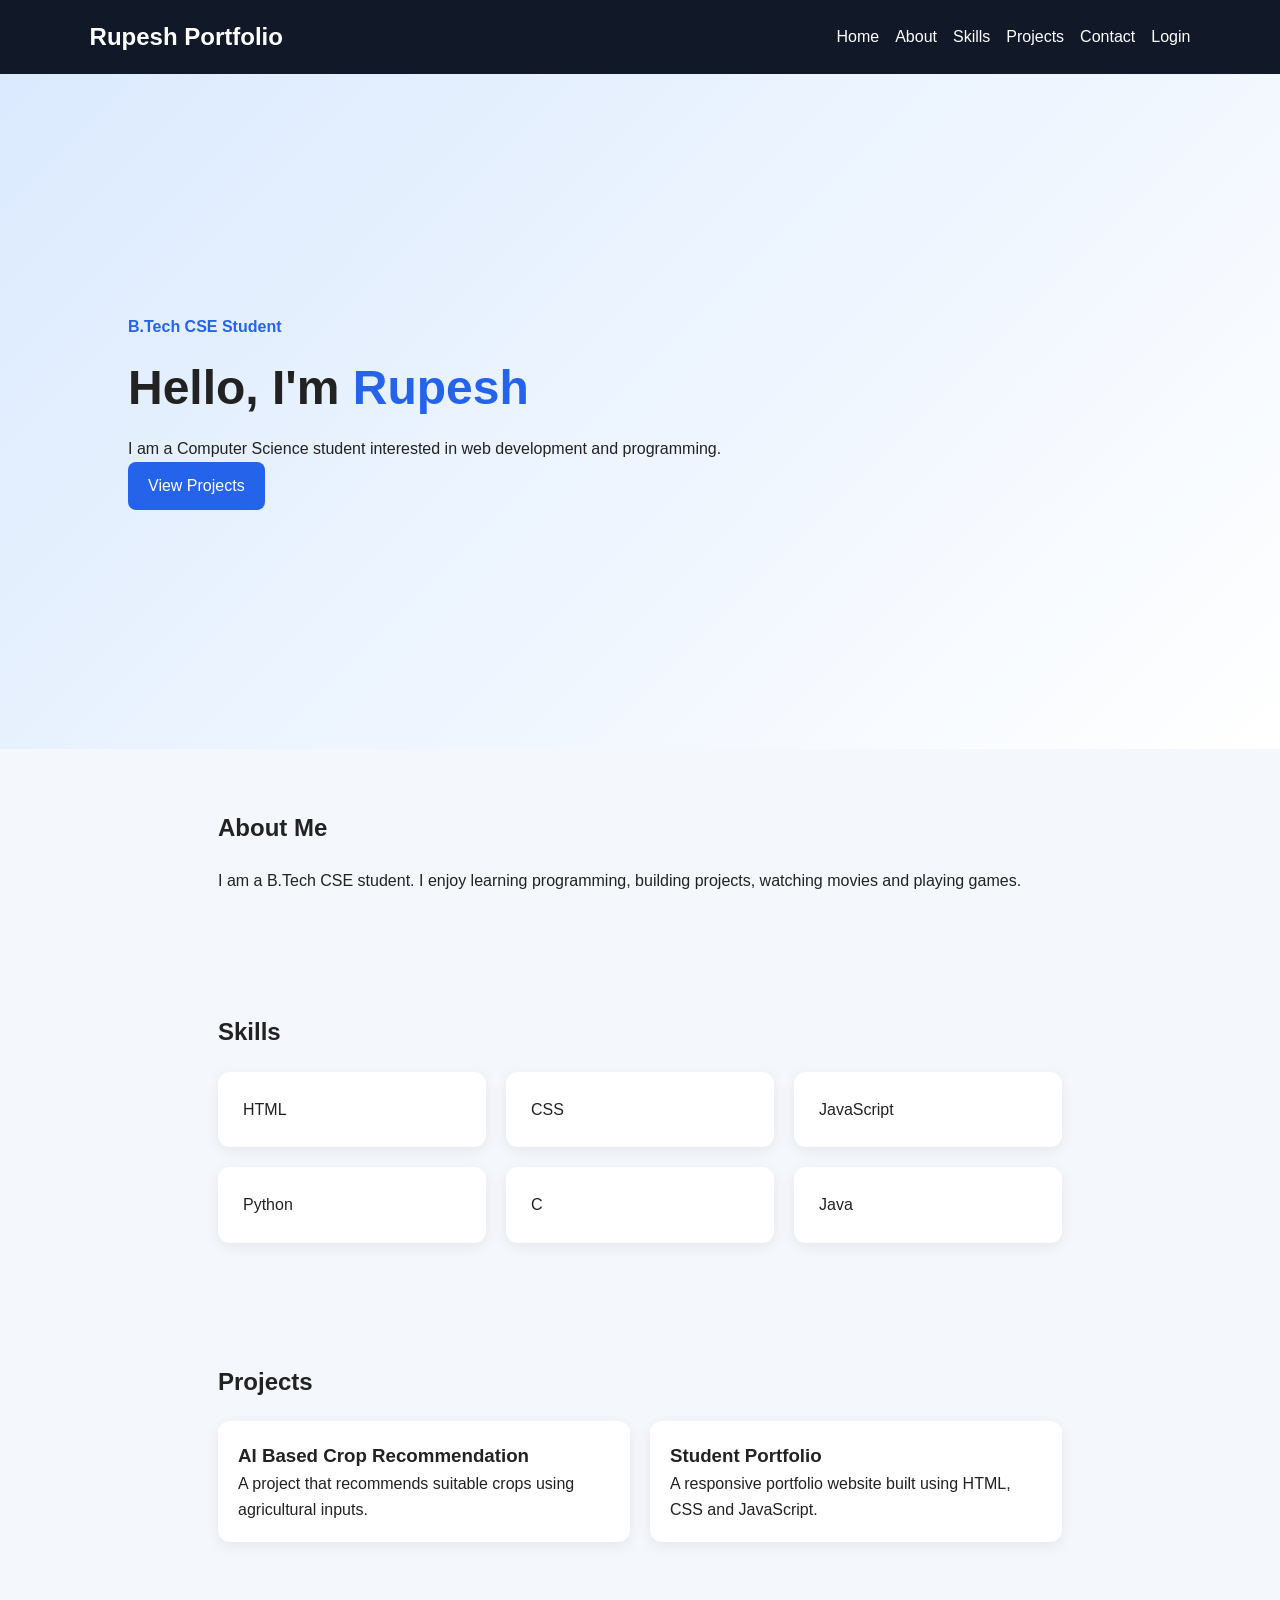
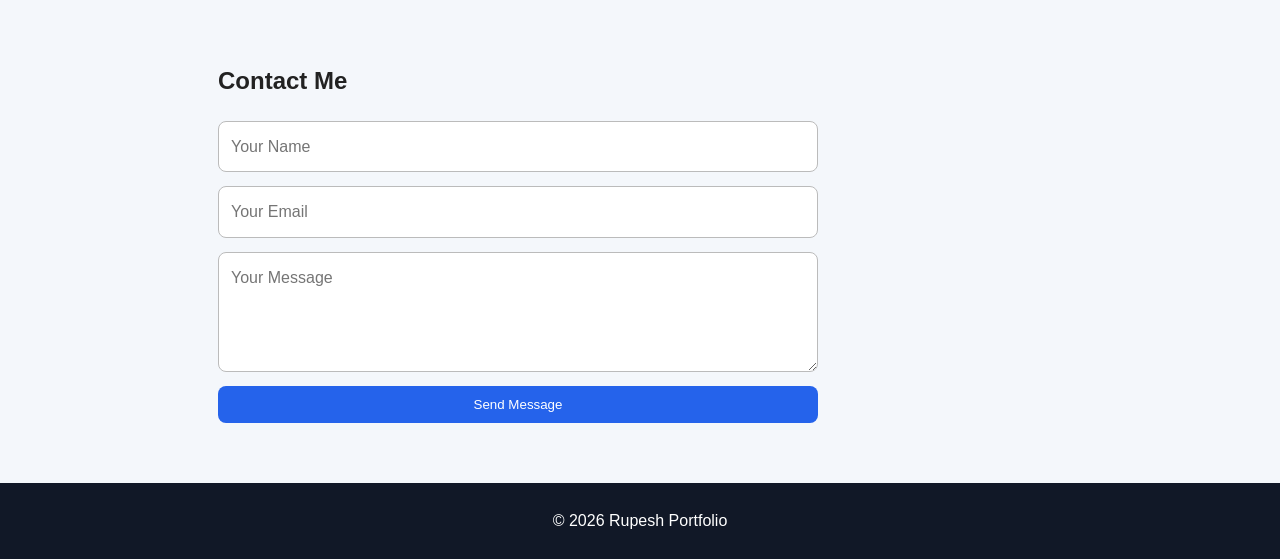
<file: Personal-Portfolio/index.html>
<!DOCTYPE html>
<html lang="en">
<head>
  <meta charset="UTF-8">
  <meta name="viewport" content="width=device-width, initial-scale=1.0">
  <title>Rupesh | Personal Portfolio</title>
  <link rel="stylesheet" href="css/style.css">
</head>
<body>
  <header class="navbar">
    <h2>Rupesh Portfolio</h2>
    <nav>
      <a href="#home">Home</a><a href="#about">About</a><a href="#skills">Skills</a>
      <a href="#projects">Projects</a><a href="#contact">Contact</a>
      <a href="login.html">Login</a>
    </nav>
  </header>

  <main>
    <section id="home" class="hero">
      <div>
        <p class="tag">B.Tech CSE Student</p>
        <h1>Hello, I'm <span>Rupesh</span></h1>
        <p>I am a Computer Science student interested in web development and programming.</p>
        <a class="btn" href="#projects">View Projects</a>
      </div>
    </section>

    <section id="about" class="section">
      <h2>About Me</h2>
      <p>I am a B.Tech CSE student. I enjoy learning programming, building projects, watching movies and playing games.</p>
    </section>

    <section id="skills" class="section">
      <h2>Skills</h2>
      <div class="grid">
        <div class="card">HTML</div><div class="card">CSS</div>
        <div class="card">JavaScript</div><div class="card">Python</div>
        <div class="card">C</div><div class="card">Java</div>
      </div>
    </section>

    <section id="projects" class="section">
      <h2>Projects</h2>
      <div id="projectList" class="grid"></div>
    </section>

    <section id="contact" class="section">
      <h2>Contact Me</h2>
      <form id="contactForm" class="form">
        <input id="contactName" placeholder="Your Name" required>
        <input id="contactEmail" type="email" placeholder="Your Email" required>
        <textarea id="contactMessage" placeholder="Your Message" required></textarea>
        <button class="btn" type="submit">Send Message</button>
      </form>
    </section>
  </main>

  <footer><p>© 2026 Rupesh Portfolio</p></footer>
  <script src="js/script.js"></script>
</body>
</html>
</file>
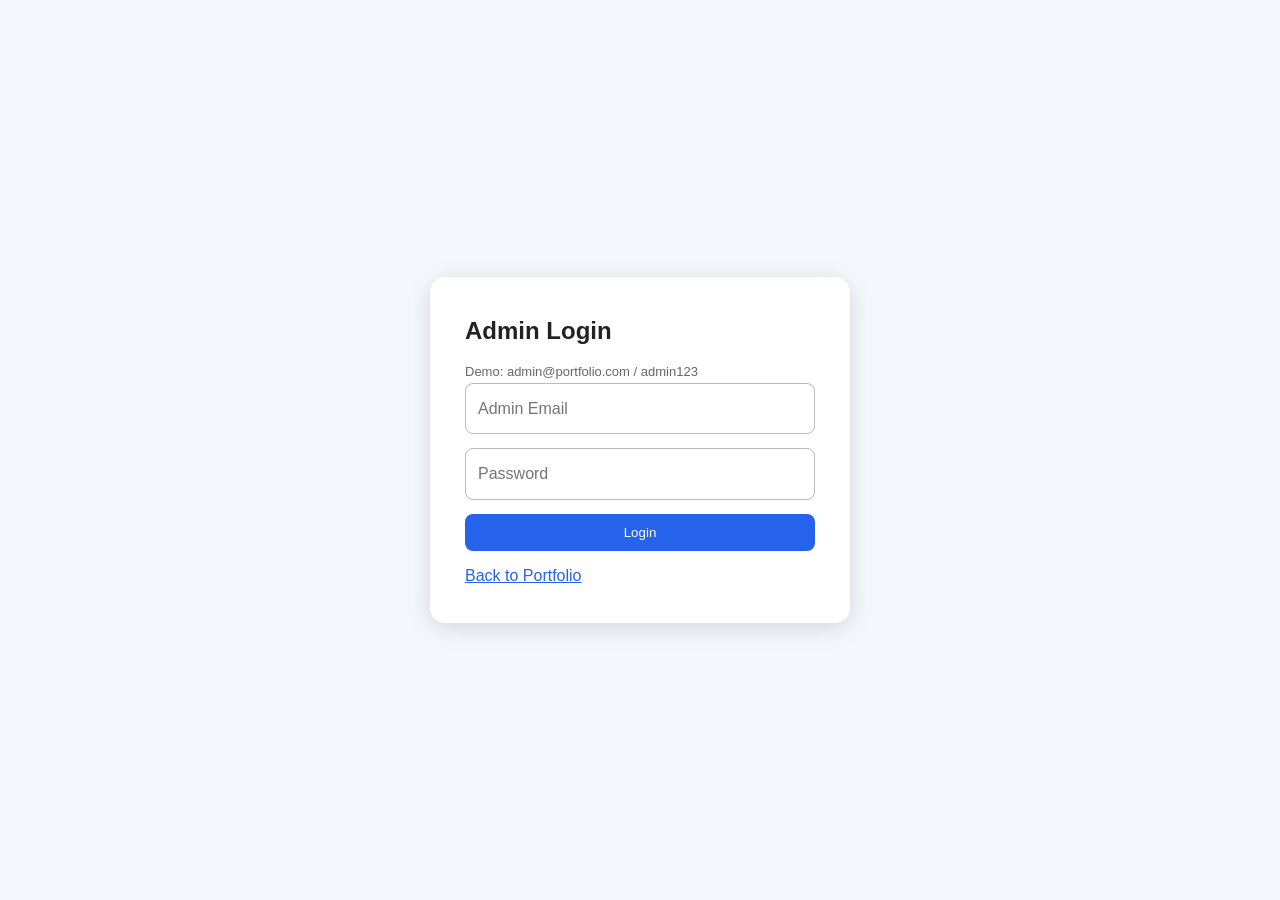
<file: Personal-Portfolio/admin-dashboard.html>
<!DOCTYPE html>
<html lang="en">
<head><meta charset="UTF-8"><meta name="viewport" content="width=device-width,initial-scale=1.0">
<title>Admin Dashboard</title><link rel="stylesheet" href="css/style.css"></head>
<body>
<header class="navbar"><h2>Admin Dashboard</h2><nav><a href="index.html">Portfolio</a><a href="#" id="logoutAdmin">Logout</a></nav></header>
<main class="section">
  <h2>Manage Projects</h2>
  <form id="projectForm" class="form">
    <input id="projectTitle" placeholder="Project Title" required>
    <textarea id="projectDescription" placeholder="Project Description" required></textarea>
    <button class="btn" type="submit">Add Project</button>
  </form>
  <div id="adminProjectList" class="grid"></div>

  <h2 class="top-gap">Contact Messages</h2>
  <div id="messageList"></div>
</main>
<script src="js/script.js"></script>
</body>
</html>
</file>
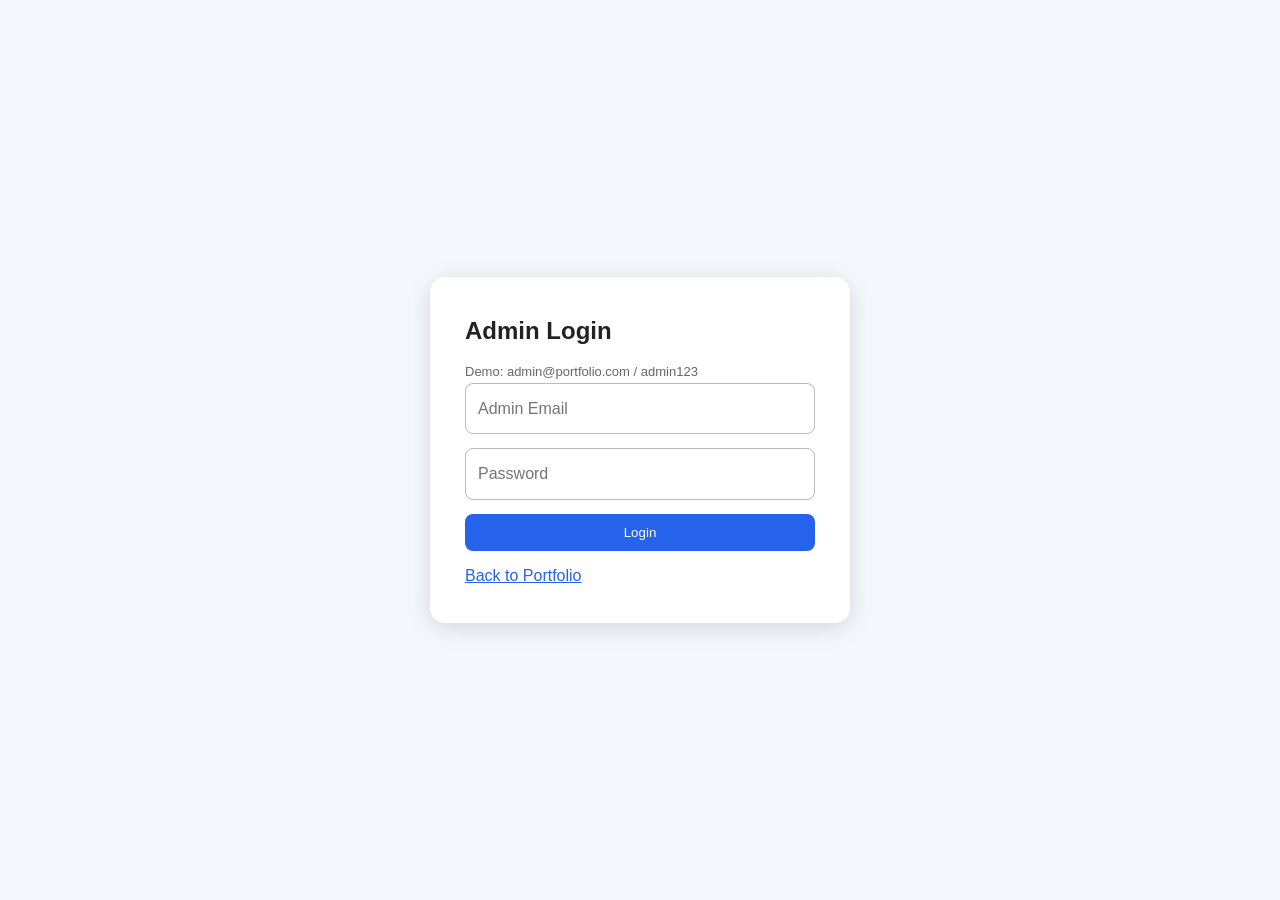
<file: Personal-Portfolio/admin.html>
<!DOCTYPE html>
<html lang="en">
<head><meta charset="UTF-8"><meta name="viewport" content="width=device-width,initial-scale=1.0">
<title>Admin Login</title><link rel="stylesheet" href="css/style.css"></head>
<body>
<div class="auth">
  <div class="auth-box">
    <h2>Admin Login</h2>
    <p class="small">Demo: admin@portfolio.com / admin123</p>
    <form id="adminLoginForm" class="form">
      <input id="adminEmail" type="email" placeholder="Admin Email" required>
      <input id="adminPassword" type="password" placeholder="Password" required>
      <button class="btn" type="submit">Login</button>
    </form>
    <p><a href="index.html">Back to Portfolio</a></p>
  </div>
</div>
<script src="js/script.js"></script>
</body>
</html>
</file>
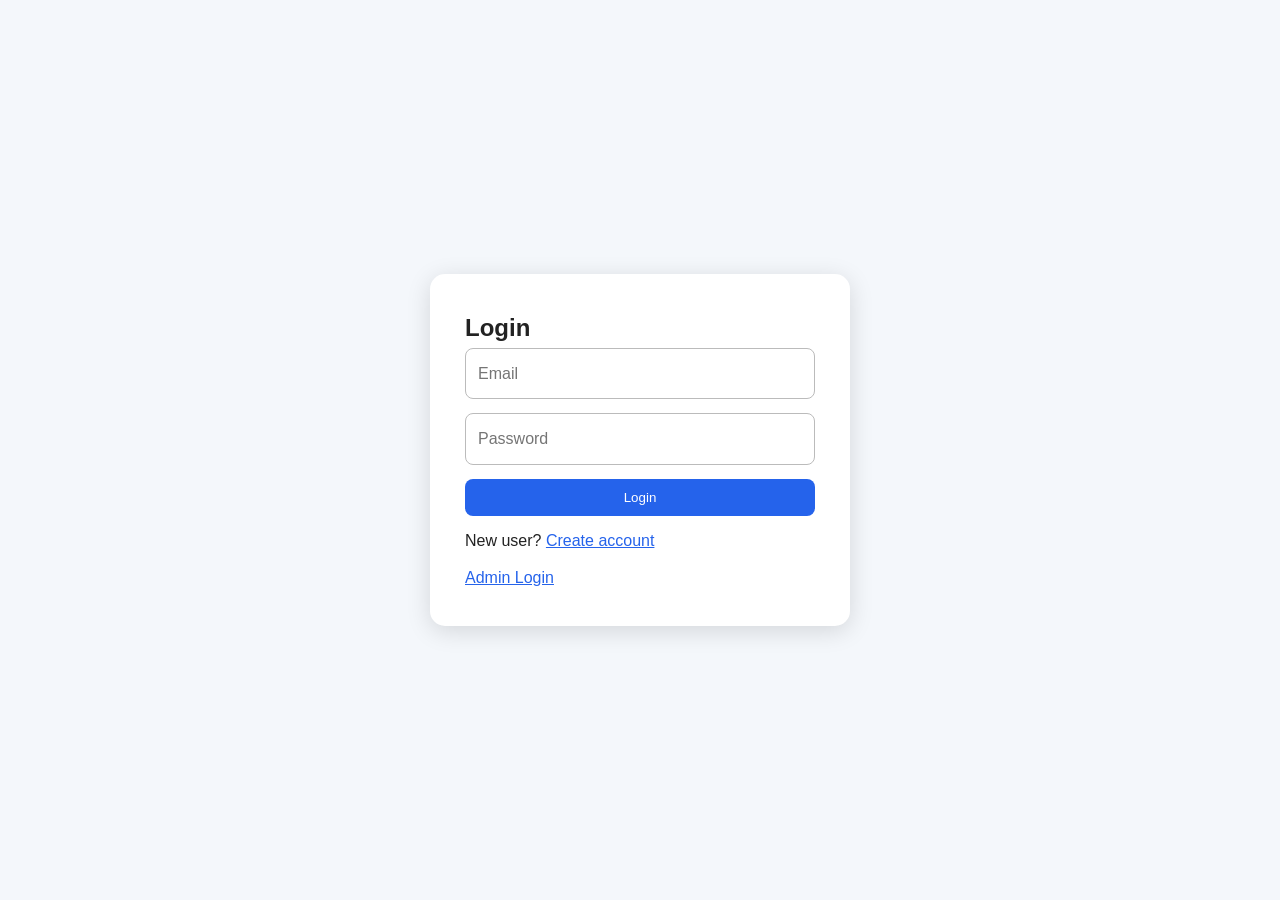
<file: Personal-Portfolio/login.html>
<!DOCTYPE html>
<html lang="en">
<head><meta charset="UTF-8"><meta name="viewport" content="width=device-width,initial-scale=1.0">
<title>Login</title><link rel="stylesheet" href="css/style.css"></head>
<body>
<div class="auth">
  <div class="auth-box">
    <h2>Login</h2>
    <form id="loginForm" class="form">
      <input id="loginEmail" type="email" placeholder="Email" required>
      <input id="loginPassword" type="password" placeholder="Password" required>
      <button class="btn" type="submit">Login</button>
    </form>
    <p>New user? <a href="signup.html">Create account</a></p>
    <p><a href="admin.html">Admin Login</a></p>
  </div>
</div>
<script src="js/script.js"></script>
</body>
</html>
</file>
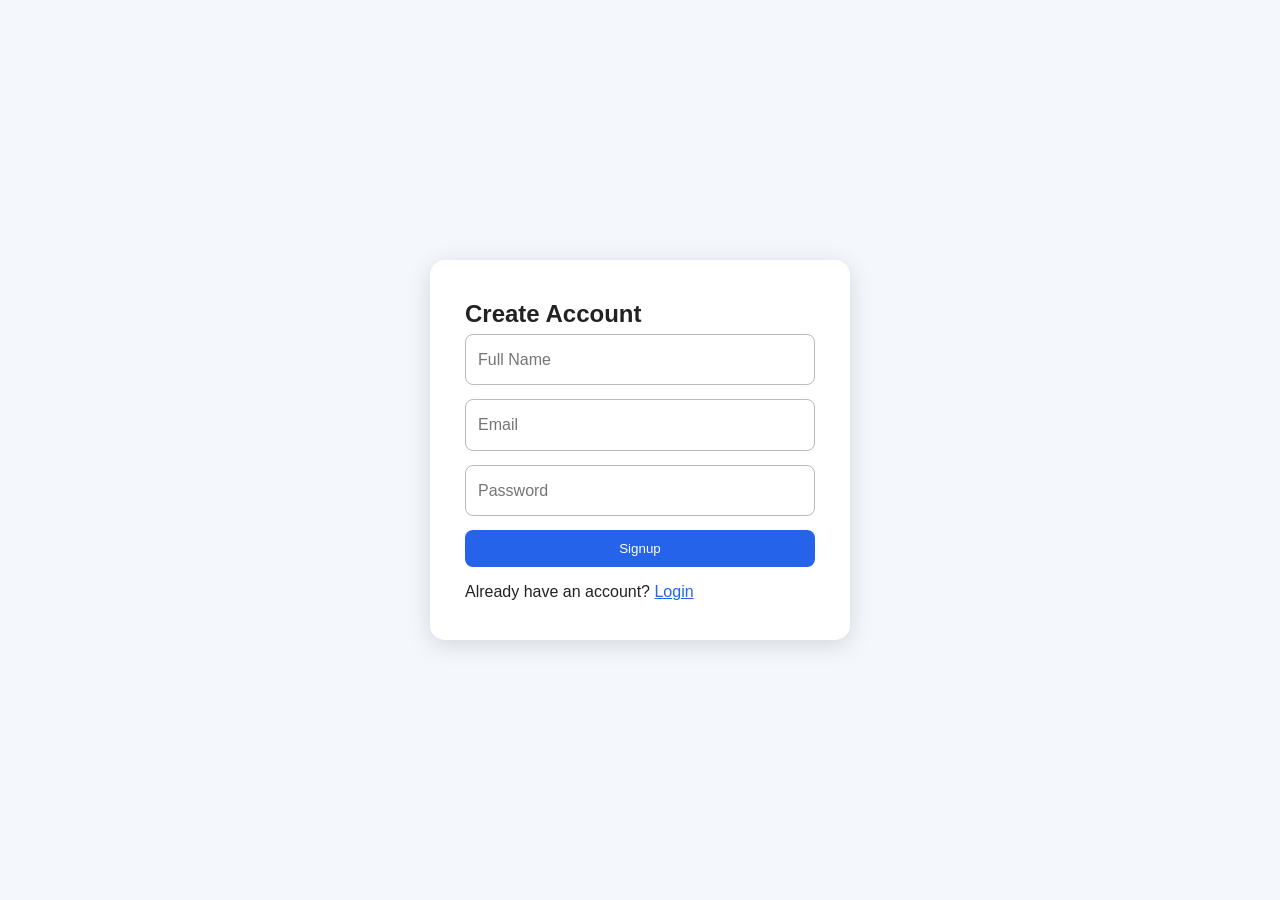
<file: Personal-Portfolio/signup.html>
<!DOCTYPE html>
<html lang="en">
<head><meta charset="UTF-8"><meta name="viewport" content="width=device-width,initial-scale=1.0">
<title>Signup</title><link rel="stylesheet" href="css/style.css"></head>
<body>
<div class="auth">
  <div class="auth-box">
    <h2>Create Account</h2>
    <form id="signupForm" class="form">
      <input id="signupName" placeholder="Full Name" required>
      <input id="signupEmail" type="email" placeholder="Email" required>
      <input id="signupPassword" type="password" placeholder="Password" required minlength="4">
      <button class="btn" type="submit">Signup</button>
    </form>
    <p>Already have an account? <a href="login.html">Login</a></p>
  </div>
</div>
<script src="js/script.js"></script>
</body>
</html>
</file>
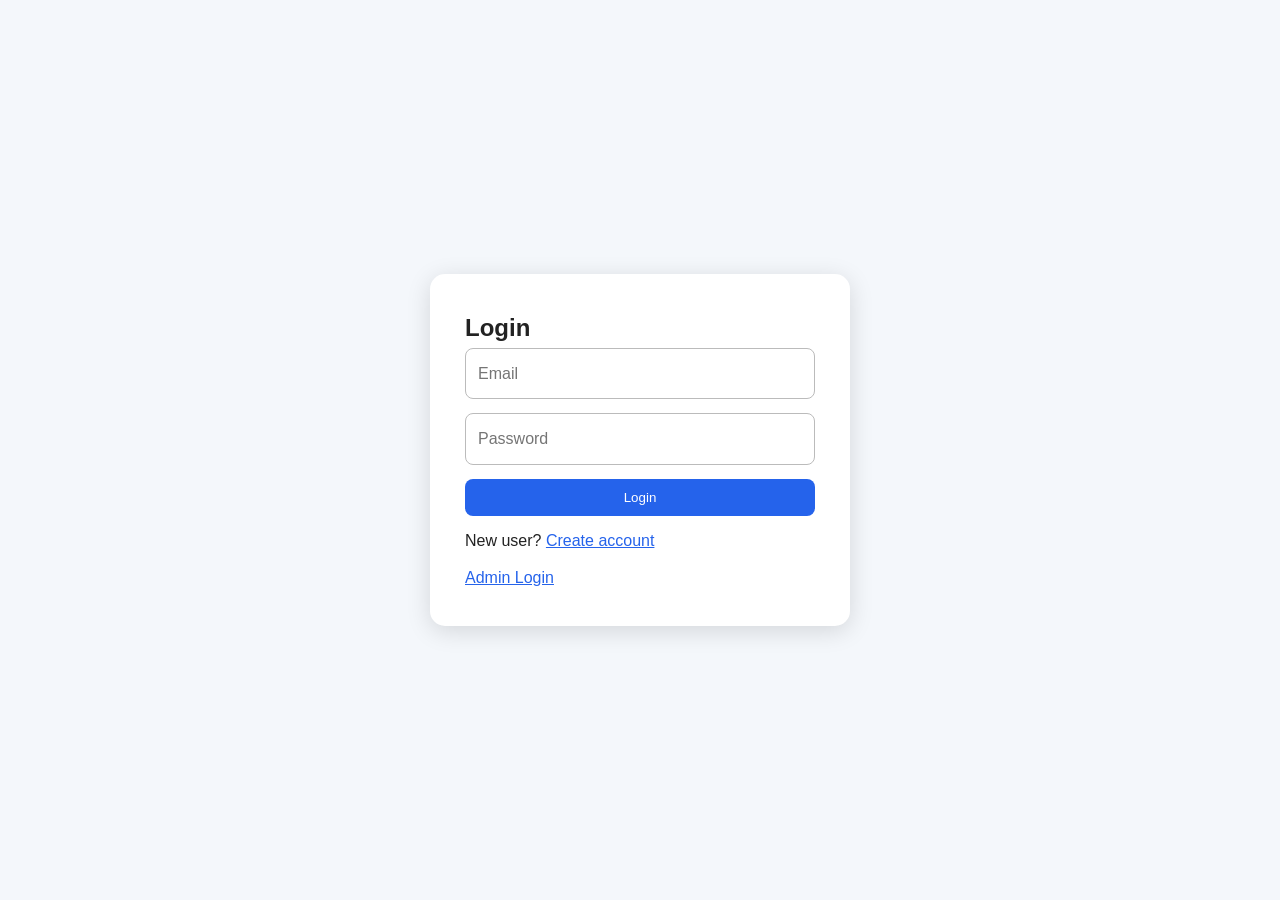
<file: Personal-Portfolio/user.html>
<!DOCTYPE html>
<html lang="en">
<head><meta charset="UTF-8"><meta name="viewport" content="width=device-width,initial-scale=1.0">
<title>User Dashboard</title><link rel="stylesheet" href="css/style.css"></head>
<body>
<header class="navbar"><h2>User Dashboard</h2><nav><a href="index.html">Portfolio</a><a href="#" id="logoutUser">Logout</a></nav></header>
<main class="section">
  <h2>Welcome, <span id="welcomeUser"></span></h2>
  <p>You are logged in as a user. Use the portfolio navigation to view projects and contact details.</p>
</main>
<script src="js/script.js"></script>
</body>
</html>
</file>
<file: Personal-Portfolio/css/style.css>
*{box-sizing:border-box;margin:0;padding:0}body{font-family:Arial,sans-serif;line-height:1.6;background:#f4f7fb;color:#222}.navbar{display:flex;justify-content:space-between;align-items:center;gap:20px;padding:18px 7%;background:#111827;color:white;position:sticky;top:0;z-index:5}.navbar nav{display:flex;gap:16px;flex-wrap:wrap}.navbar a{color:white;text-decoration:none}.hero{min-height:75vh;display:flex;align-items:center;padding:60px 10%;background:linear-gradient(135deg,#dbeafe,#fff)}.hero h1{font-size:48px;margin:10px 0}.hero span{color:#2563eb}.tag{font-weight:bold;color:#2563eb}.section{padding:60px 10%;max-width:1100px;margin:auto}.section h2{margin-bottom:20px}.grid{display:grid;grid-template-columns:repeat(auto-fit,minmax(200px,1fr));gap:20px}.card{background:white;padding:25px;border-radius:12px;box-shadow:0 4px 15px #0001}.project-card{background:white;padding:20px;border-radius:12px;box-shadow:0 4px 15px #0001}.btn{display:inline-block;border:0;background:#2563eb;color:white;padding:11px 20px;border-radius:8px;text-decoration:none;cursor:pointer}.form{display:flex;flex-direction:column;gap:14px;max-width:600px}.form input,.form textarea{padding:12px;border:1px solid #bbb;border-radius:8px;font:inherit}.form textarea{min-height:120px}.auth{min-height:100vh;display:flex;justify-content:center;align-items:center;padding:20px}.auth-box{background:white;padding:35px;border-radius:15px;width:min(420px,100%);box-shadow:0 5px 25px #0002}.auth-box p{margin-top:12px}.auth-box a{color:#2563eb}.small{font-size:13px;color:#666}.top-gap{margin-top:50px}.message{background:white;padding:15px;margin:10px 0;border-radius:8px}footer{text-align:center;padding:25px;background:#111827;color:white}@media(max-width:700px){.navbar{flex-direction:column}.hero h1{font-size:36px}}
</file>
